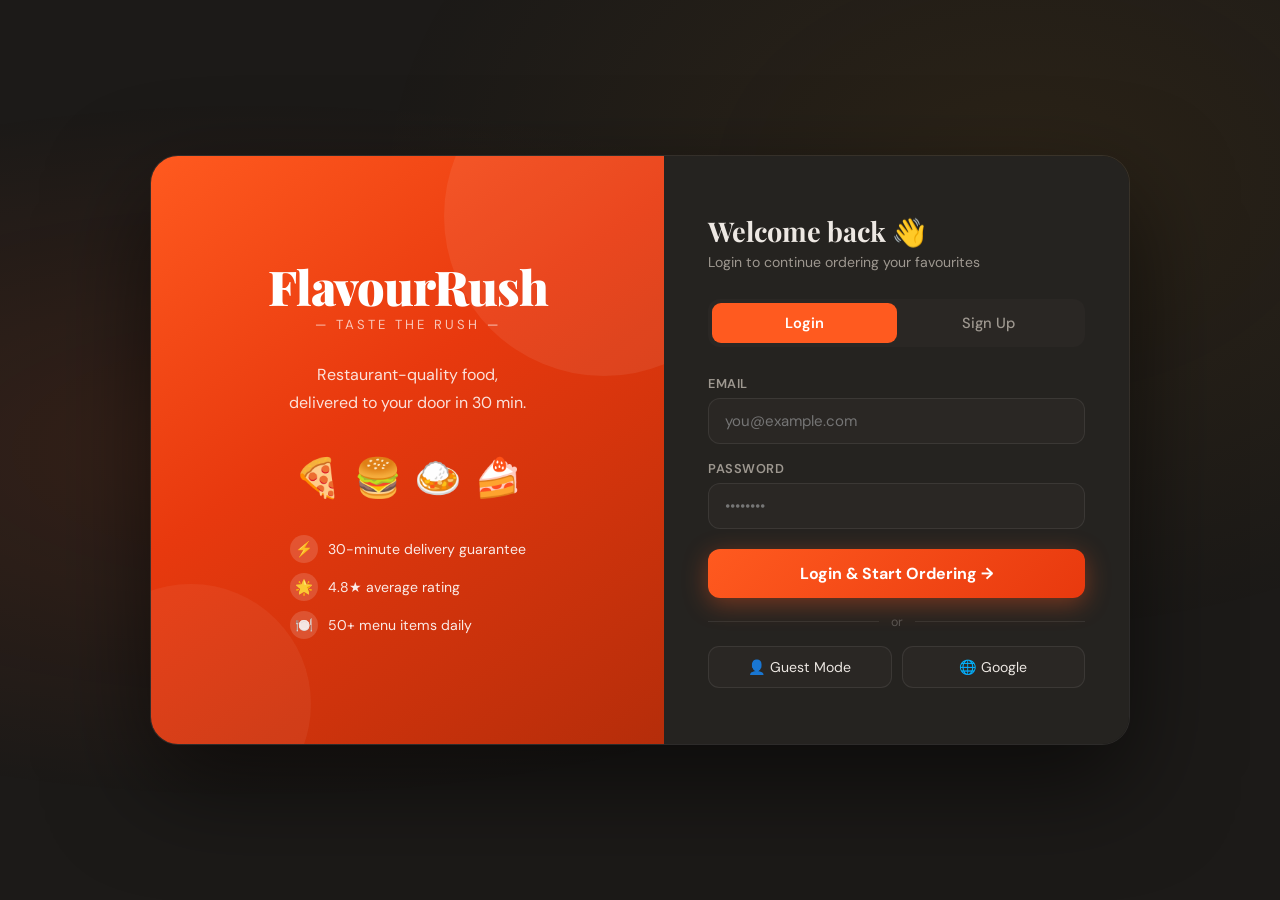
<file: index.html>
<!DOCTYPE html>
<html lang="en">
<head>
<meta charset="UTF-8">
<meta name="viewport" content="width=device-width, initial-scale=1.0">
<title>FlavourRush — Login</title>
<link rel="preconnect" href="https://fonts.googleapis.com">
<link href="https://fonts.googleapis.com/css2?family=Playfair+Display:wght@700;900&family=DM+Sans:wght@300;400;500;600&display=swap" rel="stylesheet">
<link rel="stylesheet" href="style.css">
<style>
body { display:flex; align-items:center; justify-content:center; min-height:100vh; background:var(--bg); overflow:hidden; }
body::before {
  content:''; position:fixed; inset:0; pointer-events:none;
  background: radial-gradient(ellipse at 20% 50%,rgba(255,90,31,0.12) 0%,transparent 55%),
              radial-gradient(ellipse at 80% 20%,rgba(243,156,18,0.07) 0%,transparent 45%);
}
.auth-wrap {
  position:relative; z-index:2;
  display:flex; width:min(980px,96vw); min-height:590px;
  border-radius:28px; overflow:hidden;
  border:1px solid var(--border); box-shadow:0 40px 100px rgba(0,0,0,0.55);
  animation:up .65s cubic-bezier(.22,1,.36,1) both;
}
@keyframes up{from{opacity:0;transform:translateY(44px)}to{opacity:1;transform:none}}

/* LEFT PANEL */
.auth-left {
  flex:1.15; position:relative; overflow:hidden;
  background:linear-gradient(145deg,#ff5a1f 0%,#e8390e 42%,#b52d0a 100%);
  display:flex; flex-direction:column; align-items:center; justify-content:center; padding:52px 40px;
}
.auth-left::before{content:'';position:absolute;width:320px;height:320px;border-radius:50%;background:rgba(255,255,255,0.07);top:-100px;right:-100px;}
.auth-left::after{content:'';position:absolute;width:240px;height:240px;border-radius:50%;background:rgba(255,255,255,0.05);bottom:-80px;left:-80px;}
.auth-brand { position:relative; z-index:1; text-align:center; }
.auth-brand h1 { font-family:'Playfair Display',serif; font-size:3rem; font-weight:900; color:#fff; letter-spacing:-1px; line-height:1; }
.auth-brand p { color:rgba(255,255,255,0.7); font-size:0.82rem; letter-spacing:3px; text-transform:uppercase; margin-top:6px; }
.auth-desc { color:rgba(255,255,255,0.85); font-size:1rem; line-height:1.75; text-align:center; margin-top:28px; position:relative; z-index:1; }
.auth-icons { display:flex; gap:12px; margin-top:36px; position:relative; z-index:1; }
.auth-icons span { font-size:2.4rem; animation:bob 3s ease-in-out infinite; }
.auth-icons span:nth-child(2){animation-delay:.4s}
.auth-icons span:nth-child(3){animation-delay:.8s}
.auth-icons span:nth-child(4){animation-delay:1.2s}
@keyframes bob{0%,100%{transform:translateY(0)}50%{transform:translateY(-11px)}}

.auth-features { margin-top:32px; position:relative; z-index:1; display:flex; flex-direction:column; gap:10px; }
.auth-feat { display:flex; align-items:center; gap:10px; color:rgba(255,255,255,0.9); font-size:0.88rem; }
.auth-feat-icon { width:28px; height:28px; border-radius:50%; background:rgba(255,255,255,0.15); display:flex; align-items:center; justify-content:center; font-size:0.9rem; flex-shrink:0; }

/* RIGHT PANEL */
.auth-right { flex:1; background:var(--card-bg); display:flex; flex-direction:column; justify-content:center; padding:50px 44px; }
.auth-hello { font-family:'Playfair Display',serif; font-size:1.7rem; font-weight:700; color:var(--text); margin-bottom:4px; }
.auth-sub { color:var(--text-muted); font-size:0.88rem; margin-bottom:28px; }
.auth-tabs { display:flex; background:var(--input-bg); border-radius:12px; padding:4px; margin-bottom:28px; }
.auth-tab { flex:1; padding:10px; border:none; background:transparent; color:var(--text-muted); font-family:'DM Sans',sans-serif; font-size:0.92rem; font-weight:500; border-radius:9px; cursor:pointer; transition:all .25s; }
.auth-tab.active { background:var(--accent); color:#fff; font-weight:600; }
.form { display:none; flex-direction:column; gap:16px; }
.form.active { display:flex; }
.field label { display:block; font-size:0.8rem; font-weight:600; color:var(--text-muted); letter-spacing:.5px; text-transform:uppercase; margin-bottom:6px; }
.field input {
  width:100%; padding:12px 16px; border:1.5px solid var(--border); border-radius:12px;
  background:var(--input-bg); color:var(--text); font-family:'DM Sans',sans-serif; font-size:0.94rem; outline:none;
  transition:border-color .2s, box-shadow .2s;
}
.field input:focus { border-color:var(--accent); box-shadow:0 0 0 3px rgba(255,90,31,0.14); }
.submit-btn {
  padding:14px; background:linear-gradient(135deg,#ff5a1f,#e8390e); color:#fff; border:none;
  border-radius:12px; font-family:'DM Sans',sans-serif; font-size:1rem; font-weight:700;
  cursor:pointer; transition:all .2s; box-shadow:0 6px 24px rgba(255,90,31,0.38); margin-top:4px;
}
.submit-btn:hover { transform:translateY(-2px); box-shadow:0 10px 32px rgba(255,90,31,0.5); }
.divider { display:flex; align-items:center; gap:12px; color:var(--text-dim); font-size:0.78rem; }
.divider::before,.divider::after { content:''; flex:1; height:1px; background:var(--border); }
.social-row { display:flex; gap:10px; }
.social-btn {
  flex:1; padding:11px; border:1.5px solid var(--border); border-radius:11px;
  background:var(--input-bg); color:var(--text); font-family:'DM Sans',sans-serif;
  font-size:0.88rem; cursor:pointer; transition:all .2s;
  display:flex; align-items:center; justify-content:center; gap:7px;
}
.social-btn:hover { border-color:var(--accent); background:var(--accent-soft); }
@media(max-width:640px){.auth-left{display:none}.auth-right{padding:36px 24px}}
</style>
</head>
<body>
<div class="auth-wrap">
  <!-- LEFT -->
  <div class="auth-left">
    <div class="auth-brand">
      <h1>FlavourRush</h1>
      <p>— Taste the Rush —</p>
    </div>
    <p class="auth-desc">Restaurant-quality food,<br>delivered to your door in 30 min.</p>
    <div class="auth-icons">
      <span>🍕</span><span>🍔</span><span>🍛</span><span>🍰</span>
    </div>
    <div class="auth-features">
      <div class="auth-feat"><div class="auth-feat-icon">⚡</div> 30-minute delivery guarantee</div>
      <div class="auth-feat"><div class="auth-feat-icon">🌟</div> 4.8★ average rating</div>
      <div class="auth-feat"><div class="auth-feat-icon">🍽️</div> 50+ menu items daily</div>
    </div>
  </div>
  <!-- RIGHT -->
  <div class="auth-right">
    <div class="auth-hello">Welcome back 👋</div>
    <div class="auth-sub">Login to continue ordering your favourites</div>
    <div class="auth-tabs">
      <button class="auth-tab active" onclick="showTab('login',this)">Login</button>
      <button class="auth-tab" onclick="showTab('signup',this)">Sign Up</button>
    </div>
    <!-- Login -->
    <form class="form active" id="f-login" onsubmit="go(event)">
      <div class="field"><label>Email</label><input type="email" placeholder="you@example.com" required></div>
      <div class="field"><label>Password</label><input type="password" placeholder="••••••••" required></div>
      <button class="submit-btn" type="submit">Login & Start Ordering →</button>
      <div class="divider">or</div>
      <div class="social-row">
        <button type="button" class="social-btn" onclick="location.href='home.html'">👤 Guest Mode</button>
        <button type="button" class="social-btn">🌐 Google</button>
      </div>
    </form>
    <!-- Signup -->
    <form class="form" id="f-signup" onsubmit="signup(event)">
      <div class="field"><label>Full Name</label><input type="text" placeholder="Your name" required></div>
      <div class="field"><label>Email</label><input type="email" placeholder="you@example.com" required></div>
      <div class="field"><label>Phone</label><input type="tel" placeholder="+91 98765 43210"></div>
      <div class="field"><label>Password</label><input type="password" placeholder="Min. 8 characters" required></div>
      <button class="submit-btn" type="submit">Create Account & Order →</button>
    </form>
  </div>
</div>
<script>
function showTab(t,el){
  document.querySelectorAll('.auth-tab').forEach(function(b){b.classList.remove('active');});
  el.classList.add('active');
  document.getElementById('f-login').classList.toggle('active',t==='login');
  document.getElementById('f-signup').classList.toggle('active',t==='signup');
  document.querySelector('.auth-hello').textContent=t==='login'?'Welcome back 👋':'Create account 🎉';
  document.querySelector('.auth-sub').textContent=t==='login'?'Login to continue ordering your favourites':'Join FlavourRush and start ordering!';
}
function go(e){e.preventDefault();location.href='home.html';}
function signup(e){e.preventDefault();alert('Account created! Welcome to FlavourRush 🎉');location.href='home.html';}
</script>
</body>
</html>
</file>
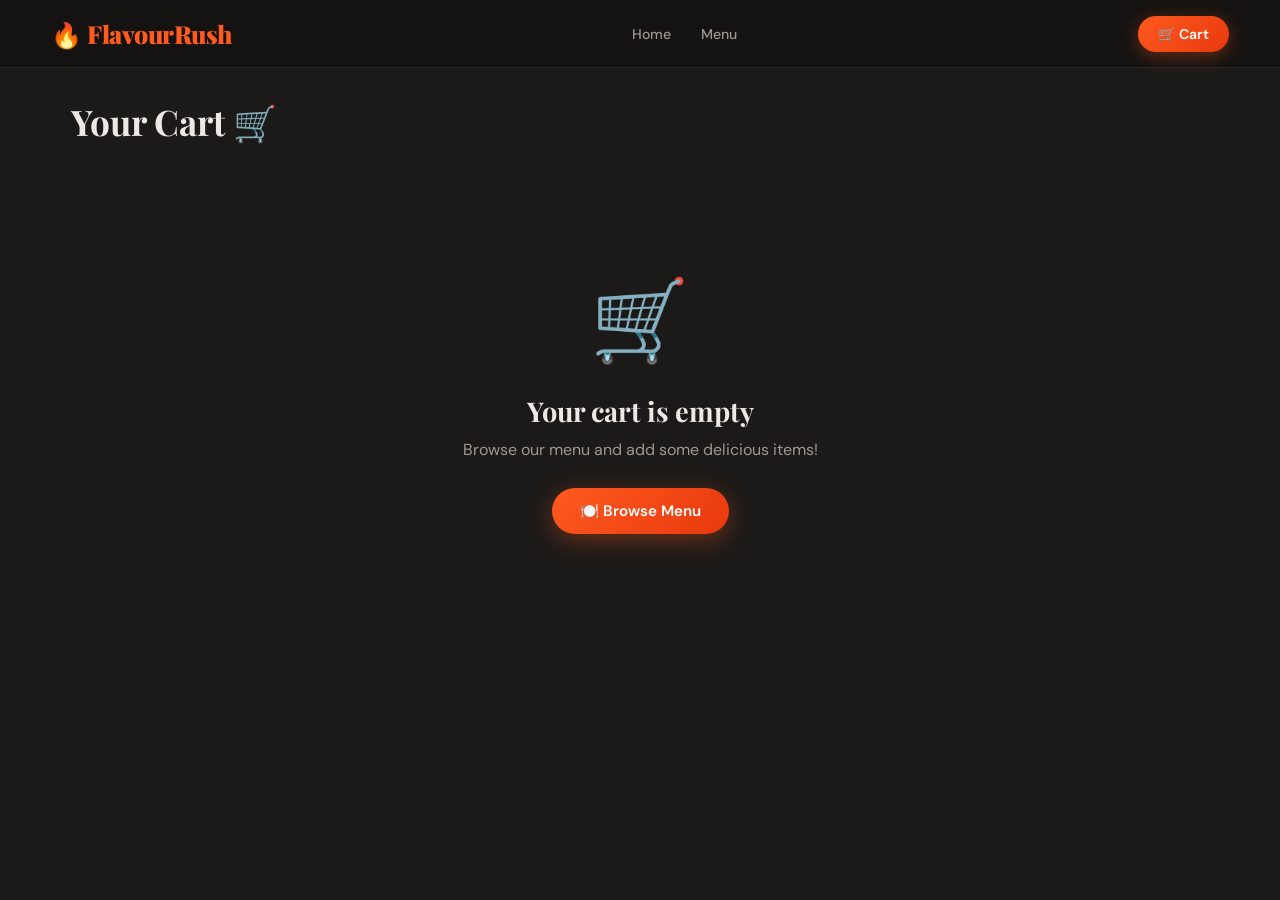
<file: cart.html>
<!DOCTYPE html>
<html lang="en">
<head>
<meta charset="UTF-8"><meta name="viewport" content="width=device-width,initial-scale=1.0">
<title>FlavourRush — Cart</title>
<link href="https://fonts.googleapis.com/css2?family=Playfair+Display:wght@700;900&family=DM+Sans:wght@300;400;500;600&display=swap" rel="stylesheet">
<link rel="stylesheet" href="style.css">
<style>
.cart-wrap{display:grid;grid-template-columns:1fr 390px;gap:32px;padding:44px clamp(16px,4vw,80px);max-width:1240px;margin:0 auto;}
@media(max-width:900px){.cart-wrap{grid-template-columns:1fr;}}
.cart-item{display:flex;align-items:center;gap:16px;background:var(--card-bg);border:1px solid var(--border);border-radius:18px;padding:16px 20px;margin-bottom:12px;transition:all .22s;animation:si .35s cubic-bezier(.22,1,.36,1) both;}
@keyframes si{from{opacity:0;transform:translateX(-22px)}to{opacity:1;transform:none}}
.cart-item:hover{border-color:rgba(255,90,31,0.2);}
.ci-img{width:68px;height:68px;border-radius:12px;overflow:hidden;background:var(--input-bg);flex-shrink:0;}
.ci-img img{width:100%;height:100%;object-fit:cover;}
.ci-info{flex:1;min-width:0;}
.ci-name{font-family:'Playfair Display',serif;font-size:1.02rem;font-weight:700;color:var(--text);margin-bottom:3px;white-space:nowrap;overflow:hidden;text-overflow:ellipsis;}
.ci-price{font-size:.85rem;color:var(--text-muted);}
.qty{display:flex;align-items:center;gap:2px;background:var(--input-bg);border-radius:50px;padding:3px;border:1px solid var(--border);}
.qty-btn{width:32px;height:32px;border-radius:50%;border:none;background:transparent;color:var(--text);font-size:1.15rem;cursor:pointer;transition:all .2s;display:flex;align-items:center;justify-content:center;line-height:1;}
.qty-btn:hover{background:var(--accent);color:#fff;}
.qty-num{min-width:32px;text-align:center;font-weight:600;font-size:.92rem;color:var(--text);}
.ci-sub{font-family:'Playfair Display',serif;font-size:1.08rem;font-weight:700;color:var(--accent);min-width:60px;text-align:right;}
.rm-btn{width:32px;height:32px;border-radius:50%;border:1px solid var(--border);background:transparent;color:var(--text-muted);cursor:pointer;transition:all .2s;display:flex;align-items:center;justify-content:center;font-size:.95rem;}
.rm-btn:hover{background:#ef4444;border-color:#ef4444;color:#fff;}
/* SUMMARY */
.summary{background:var(--card-bg);border:1px solid var(--border);border-radius:22px;padding:28px 26px;position:sticky;top:86px;height:fit-content;}
.summary h2{font-family:'Playfair Display',serif;font-size:1.35rem;font-weight:700;margin-bottom:22px;padding-bottom:14px;border-bottom:1px solid var(--border);}
.sum-row{display:flex;justify-content:space-between;font-size:.9rem;color:var(--text-muted);margin-bottom:11px;}
.sum-row .v{font-weight:600;color:var(--text);}
.sum-total{font-size:1.1rem;font-weight:700;color:var(--text);border-top:1px solid var(--border);padding-top:13px;margin-top:4px;}
.sum-total .v{color:var(--accent);font-family:'Playfair Display',serif;}
.promo-row{display:flex;gap:8px;margin:18px 0;}
.promo-row input{flex:1;padding:10px 14px;border:1.5px solid var(--border);border-radius:10px;background:var(--input-bg);color:var(--text);font-family:'DM Sans',sans-serif;font-size:.86rem;outline:none;}
.promo-row input:focus{border-color:var(--accent);}
.promo-row button{padding:10px 16px;background:var(--accent);color:#fff;border:none;border-radius:10px;font-family:'DM Sans',sans-serif;font-weight:600;font-size:.86rem;cursor:pointer;transition:all .2s;white-space:nowrap;}
.promo-row button:hover{background:var(--accent2);}
.checkout-btn{width:100%;padding:16px;background:linear-gradient(135deg,#ff5a1f,#e8390e);color:#fff;border:none;border-radius:14px;font-family:'DM Sans',sans-serif;font-size:1rem;font-weight:700;cursor:pointer;transition:all .22s;box-shadow:0 6px 24px rgba(255,90,31,0.35);margin-top:6px;}
.checkout-btn:hover{transform:translateY(-2px);box-shadow:0 10px 36px rgba(255,90,31,0.5);}
/* EMPTY */
.empty{text-align:center;padding:80px 20px;grid-column:1/-1;}
.empty-ico{font-size:5rem;margin-bottom:20px;}
/* MODAL */
.modal-bg{position:fixed;inset:0;background:rgba(0,0,0,0.82);z-index:200;display:flex;align-items:center;justify-content:center;padding:20px;opacity:0;pointer-events:none;transition:opacity .3s;}
.modal-bg.on{opacity:1;pointer-events:all;}
.modal{background:var(--card-bg);border:1px solid var(--border);border-radius:26px;padding:50px 44px;text-align:center;max-width:420px;width:100%;transform:scale(.9);transition:transform .3s;}
.modal-bg.on .modal{transform:scale(1);}
.modal-ico{font-size:5rem;margin-bottom:18px;animation:pop .6s ease;}
@keyframes pop{0%,100%{transform:scale(1)}40%{transform:scale(1.22)}70%{transform:scale(.95)}}
.modal h2{font-family:'Playfair Display',serif;font-size:1.8rem;font-weight:700;color:var(--text);margin-bottom:10px;}
.modal p{color:var(--text-muted);font-size:.94rem;line-height:1.65;margin-bottom:26px;}
.delivery-est{background:var(--input-bg);border:1px solid var(--border);border-radius:14px;padding:18px;margin-bottom:22px;display:flex;align-items:center;justify-content:space-between;}
.de-t{font-family:'Playfair Display',serif;font-size:1.8rem;font-weight:700;color:var(--accent);}
</style>
</head>
<body>
<nav class="navbar">
  <a href="home.html" class="nav-logo">🔥 FlavourRush</a>
  <ul class="nav-links">
    <li><a href="home.html">Home</a></li>
    <li><a href="menu.html">Menu</a></li>
  </ul>
  <div class="nav-right">
    <a href="cart.html" class="cart-btn">🛒 Cart <span class="cart-count">0</span></a>
  </div>
</nav>

<div style="padding:30px clamp(16px,4vw,80px) 0;max-width:1240px;margin:0 auto">
  <h1 style="font-family:'Playfair Display',serif;font-size:2.2rem;font-weight:700">Your Cart 🛒</h1>
</div>

<div class="cart-wrap" id="cart-wrap"></div>

<div class="modal-bg" id="order-modal">
  <div class="modal">
    <div class="modal-ico">🎉</div>
    <h2>Order Placed!</h2>
    <p>Your food is being lovingly prepared. Our delivery partner will be at your door soon!</p>
    <div class="delivery-est">
      <div><div style="font-size:.8rem;color:var(--text-muted);margin-bottom:4px">Estimated Delivery</div><div class="de-t">28 min</div></div>
      <div style="font-size:2.5rem">🛵</div>
    </div>
    <button class="btn btn-primary" style="width:100%;justify-content:center" onclick="goHome()">Back to Home</button>
  </div>
</div>

<script src="app.js"></script>
<script>
var promoOn=false;

function renderCart(){
  var cart=getCart(), wrap=document.getElementById('cart-wrap');
  if(!cart.length){
    wrap.innerHTML='<div class="empty"><div class="empty-ico">🛒</div><h2 style="font-family:\'Playfair Display\',serif;font-size:1.7rem;color:var(--text);margin-bottom:10px">Your cart is empty</h2><p style="color:var(--text-muted);margin-bottom:28px">Browse our menu and add some delicious items!</p><a href="menu.html" class="btn btn-primary">🍽️ Browse Menu</a></div>';
    return;
  }
  var sub=getCartTotal(), del=40, disc=promoOn?Math.round(sub*.3):0, total=sub+del-disc;
  var items=cart.map(function(it,i){
    return '<div class="cart-item" style="animation-delay:'+i*.06+'s">'
      +'<div class="ci-img"><img src="'+it.img+'" alt="'+it.name+'"></div>'
      +'<div class="ci-info"><div class="ci-name">'+it.name+'</div><div class="ci-price">₹'+it.price+' per item</div></div>'
      +'<div class="qty"><button class="qty-btn" onclick="chgQty(\''+it.id+'\',-1)">−</button><span class="qty-num">'+it.qty+'</span><button class="qty-btn" onclick="chgQty(\''+it.id+'\',1)">+</button></div>'
      +'<div class="ci-sub">₹'+(it.price*it.qty)+'</div>'
      +'<button class="rm-btn" onclick="delItem(\''+it.id+'\')">✕</button>'
      +'</div>';
  }).join('');
  var disc_row=promoOn?'<div class="sum-row" style="color:#22c55e"><span>Promo (RUSH30 −30%)</span><span style="color:#22c55e;font-weight:600">−₹'+disc+'</span></div>':'';
  wrap.innerHTML='<div>'
    +'<h2 style="font-family:\'Playfair Display\',serif;font-size:1.5rem;font-weight:700;margin-bottom:20px">'+cart.length+' Item'+(cart.length>1?'s':'')+' in Cart</h2>'
    +items
    +'<a href="menu.html" style="display:inline-flex;align-items:center;gap:8px;color:var(--accent);font-size:.88rem;font-weight:600;text-decoration:none;margin-top:14px">＋ Add more items</a>'
    +'</div>'
    +'<div><div class="summary"><h2>Order Summary</h2>'
    +'<div class="sum-row"><span>Subtotal ('+getCartCount()+' items)</span><span class="v">₹'+sub+'</span></div>'
    +'<div class="sum-row"><span>Delivery Fee</span><span class="v">₹'+del+'</span></div>'
    +disc_row
    +'<div class="sum-row sum-total"><span>Total</span><span class="v">₹'+total+'</span></div>'
    +'<div class="promo-row"><input id="promo-in" type="text" placeholder="Promo code (RUSH30)" '+(promoOn?'disabled value="RUSH30"':'')+'>'
    +'<button onclick="applyPromo()">'+(promoOn?'✓ Applied':'Apply')+'</button></div>'
    +'<button class="checkout-btn" onclick="placeOrder()">🛵 Place Order — ₹'+total+'</button>'
    +'<p style="text-align:center;color:var(--text-dim);font-size:.76rem;margin-top:12px">🔒 Secure Payment · Fast Delivery</p>'
    +'</div></div>';
}
function chgQty(id,d){updateQty(id,d);renderCart();}
function delItem(id){removeFromCart(id);renderCart();}
function applyPromo(){
  var v=(document.getElementById('promo-in')||{}).value||'';
  if(v.trim().toUpperCase()==='RUSH30'){promoOn=true;showToast('🎉 30% off applied!');renderCart();}
  else showToast('❌ Invalid code');
}
function placeOrder(){document.getElementById('order-modal').classList.add('on');}
function goHome(){localStorage.removeItem('fr-cart');location.href='home.html';}
renderCart();
</script>
</body>
</html>
</file>
<file: style.css>
/* ===== FONTS ===== */
@import url('https://fonts.googleapis.com/css2?family=Playfair+Display:wght@700;900&family=DM+Sans:wght@300;400;500;600&display=swap');

/* ===== THEME ===== */
:root {
  --accent: #ff5a1f;
  --accent2: #f39c12;
  --accent-soft: rgba(255,90,31,0.10);
  --bg: #1c1a18;
  --card-bg: #252320;
  --input-bg: #2a2724;
  --border: rgba(255,255,255,0.08);
  --text: #ede8e3;
  --text-muted: #9e9890;
  --text-dim: #5a5550;
  --nav-bg: rgba(22,20,18,0.94);
  --shadow: 0 12px 40px rgba(0,0,0,0.45);
  --shadow-sm: 0 4px 16px rgba(0,0,0,0.3);
  --radius: 20px;
}

*, *::before, *::after { box-sizing: border-box; margin: 0; padding: 0; }
html { scroll-behavior: smooth; }
body { background: var(--bg); color: var(--text); font-family: 'DM Sans', sans-serif; min-height: 100vh; }

/* ===== NAVBAR ===== */
.navbar {
  position: sticky; top: 0; z-index: 100;
  background: var(--nav-bg); backdrop-filter: blur(24px);
  border-bottom: 1px solid var(--border);
  padding: 0 clamp(16px,4vw,60px); height: 68px;
  display: flex; align-items: center; justify-content: space-between; gap: 16px;
}
.nav-logo {
  font-family: 'Playfair Display', serif; font-size: 1.55rem; font-weight: 900;
  color: var(--accent); text-decoration: none; letter-spacing: -0.5px; white-space: nowrap;
  display: flex; align-items: center; gap: 8px;
}
.nav-logo img { width: 32px; height: 32px; border-radius: 8px; }
.nav-links { display: flex; align-items: center; gap: 2px; list-style: none; }
.nav-links a {
  padding: 8px 14px; border-radius: 10px; text-decoration: none;
  color: var(--text-muted); font-size: 0.88rem; font-weight: 500; transition: all 0.2s;
}
.nav-links a:hover, .nav-links a.active { color: var(--accent); background: var(--accent-soft); }
.nav-right { display: flex; align-items: center; gap: 10px; }
.search-wrap {
  display: flex; align-items: center; gap: 8px; position: relative;
}
.search-wrap input {
  width: 200px; padding: 9px 16px 9px 38px;
  background: var(--input-bg); border: 1.5px solid var(--border);
  border-radius: 50px; color: var(--text); font-family: 'DM Sans', sans-serif;
  font-size: 0.87rem; outline: none; transition: all 0.2s;
}
.search-wrap input:focus { border-color: var(--accent); width: 240px; }
.search-wrap input::placeholder { color: var(--text-dim); }
.search-icon {
  position: absolute; left: 12px; top: 50%; transform: translateY(-50%);
  color: var(--text-dim); font-size: 0.9rem; pointer-events: none;
}
.cart-btn {
  position: relative; display: flex; align-items: center; gap: 7px;
  padding: 9px 20px; background: linear-gradient(135deg,#ff5a1f,#e8390e);
  color: #fff; border: none; border-radius: 50px;
  font-family: 'DM Sans', sans-serif; font-size: 0.88rem; font-weight: 600;
  cursor: pointer; text-decoration: none; transition: all 0.2s;
  box-shadow: 0 4px 18px rgba(255,90,31,0.35);
}
.cart-btn:hover { transform: translateY(-2px); box-shadow: 0 8px 28px rgba(255,90,31,0.5); }
.cart-count {
  position: absolute; top: -7px; right: -7px; background: #fff; color: var(--accent);
  font-size: 0.7rem; font-weight: 700; width: 20px; height: 20px; border-radius: 50%;
  display: none; align-items: center; justify-content: center; border: 2px solid var(--bg);
}
.cart-count.visible { display: flex; }

/* ===== BUTTONS ===== */
.btn { display: inline-flex; align-items: center; gap: 8px; padding: 13px 28px; border-radius: 50px; font-family: 'DM Sans', sans-serif; font-size: 0.95rem; font-weight: 600; cursor: pointer; text-decoration: none; transition: all 0.22s; border: none; }
.btn-primary { background: linear-gradient(135deg,#ff5a1f,#e8390e); color: #fff; box-shadow: 0 6px 24px rgba(255,90,31,0.35); }
.btn-primary:hover { transform: translateY(-2px); box-shadow: 0 10px 32px rgba(255,90,31,0.5); }
.btn-outline { background: transparent; color: var(--text); border: 1.5px solid var(--border); }
.btn-outline:hover { border-color: var(--accent); color: var(--accent); }
.btn-white { background: #fff; color: var(--accent); }
.btn-white:hover { transform: translateY(-2px); box-shadow: 0 8px 28px rgba(0,0,0,0.25); }

/* ===== FOOD CARD ===== */
.food-card {
  background: var(--card-bg); border-radius: var(--radius); overflow: hidden;
  border: 1px solid var(--border); transition: all 0.28s cubic-bezier(.22,1,.36,1);
  position: relative; display: flex; flex-direction: column;
}
.food-card:hover { transform: translateY(-7px); box-shadow: var(--shadow); border-color: rgba(255,90,31,0.22); }
.food-card-img { width: 100%; height: 195px; overflow: hidden; position: relative; }
.food-card-img img { width: 100%; height: 100%; object-fit: cover; transition: transform 0.4s; }
.food-card:hover .food-card-img img { transform: scale(1.06); }
.food-card-body { padding: 18px; flex: 1; display: flex; flex-direction: column; }
.food-card-name { font-family: 'Playfair Display', serif; font-size: 1.08rem; font-weight: 700; color: var(--text); margin-bottom: 4px; }
.food-rating { display: flex; align-items: center; gap: 4px; font-size: 0.78rem; color: var(--text-muted); margin-bottom: 8px; }
.food-rating .star { color: #f59e0b; font-size: 0.85rem; }
.food-card-desc { font-size: 0.82rem; color: var(--text-muted); line-height: 1.55; margin-bottom: 14px; flex: 1; }
.food-card-footer { display: flex; align-items: center; justify-content: space-between; }
.food-price { font-family: 'Playfair Display', serif; font-size: 1.22rem; font-weight: 700; color: var(--accent); }
.food-price small { font-family: 'DM Sans', sans-serif; font-size: 0.75rem; font-weight: 400; color: var(--text-muted); }
.add-btn {
  width: 38px; height: 38px; border-radius: 50%;
  background: linear-gradient(135deg,#ff5a1f,#e8390e); color: #fff; border: none;
  font-size: 1.4rem; display: flex; align-items: center; justify-content: center;
  cursor: pointer; transition: all 0.22s; box-shadow: 0 4px 14px rgba(255,90,31,0.4); line-height: 1;
}
.add-btn:hover { transform: scale(1.15) rotate(90deg); box-shadow: 0 6px 20px rgba(255,90,31,0.55); }
.badge {
  position: absolute; top: 12px; left: 12px; padding: 4px 11px; border-radius: 50px;
  font-size: 0.7rem; font-weight: 700; letter-spacing: 0.5px; text-transform: uppercase;
  backdrop-filter: blur(6px);
}
.badge-hot  { background: rgba(220,38,38,0.88); color: #fff; }
.badge-new  { background: rgba(22,163,74,0.88); color: #fff; }
.badge-best { background: rgba(217,119,6,0.88); color: #fff; }
.badge-veg  { background: rgba(22,163,74,0.88); color: #fff; }

/* ===== GRID ===== */
.grid { display: grid; gap: 24px; }
.grid-4 { grid-template-columns: repeat(auto-fill, minmax(260px, 1fr)); }
.grid-3 { grid-template-columns: repeat(auto-fill, minmax(300px, 1fr)); }

/* ===== LAYOUT ===== */
.container { max-width: 1240px; margin: 0 auto; padding: 0 clamp(16px,4vw,60px); }
.section { padding: 64px 0; }
.section-head { margin-bottom: 36px; }
.section-tag { display: inline-flex; align-items: center; gap: 6px; padding: 5px 14px; background: var(--accent-soft); border: 1px solid rgba(255,90,31,0.2); border-radius: 50px; font-size: 0.78rem; font-weight: 700; color: var(--accent); letter-spacing: 1px; text-transform: uppercase; margin-bottom: 12px; }
.section-title { font-family: 'Playfair Display', serif; font-size: clamp(1.7rem,3vw,2.4rem); font-weight: 700; color: var(--text); line-height: 1.2; }
.section-sub { color: var(--text-muted); font-size: 0.95rem; margin-top: 8px; }

/* ===== CATEGORY CARDS ===== */
.cat-card {
  background: var(--card-bg); border: 1px solid var(--border); border-radius: 18px;
  padding: 28px 18px; text-align: center; cursor: pointer;
  transition: all 0.25s cubic-bezier(.22,1,.36,1); text-decoration: none; display: block;
}
.cat-card:hover { border-color: var(--accent); background: rgba(255,90,31,0.06); transform: translateY(-5px); box-shadow: 0 16px 40px rgba(255,90,31,0.12); }
.cat-card img { width: 80px; height: 80px; border-radius: 50%; object-fit: cover; margin-bottom: 12px; border: 2px solid var(--border); }
.cat-card-name { font-size: 0.92rem; font-weight: 600; color: var(--text); margin-bottom: 3px; }
.cat-card-count { font-size: 0.78rem; color: var(--text-muted); }

/* ===== TOAST ===== */
.toast {
  position: fixed; bottom: 28px; left: 50%;
  transform: translateX(-50%) translateY(90px);
  background: var(--card-bg); border: 1px solid var(--border); border-left: 4px solid var(--accent);
  padding: 14px 24px; border-radius: 14px; font-size: 0.9rem; font-weight: 500; color: var(--text);
  box-shadow: var(--shadow); transition: transform 0.35s cubic-bezier(.22,1,.36,1);
  z-index: 999; white-space: nowrap; pointer-events: none;
}
.toast.show { transform: translateX(-50%) translateY(0); }

/* ===== SCROLLBAR ===== */
::-webkit-scrollbar { width: 5px; }
::-webkit-scrollbar-thumb { background: var(--border); border-radius: 3px; }

/* ===== SEARCH OVERLAY ===== */
.search-overlay {
  display: none; position: fixed; inset: 0;
  background: rgba(0,0,0,0.88); z-index: 200; overflow-y: auto; padding: 80px 20px;
}
.search-overlay.open { display: block; }

/* ===== FILTER CHIPS ===== */
.chips { display: flex; flex-wrap: wrap; gap: 8px; }
.chip {
  padding: 7px 16px; border-radius: 50px; border: 1.5px solid var(--border);
  background: var(--card-bg); color: var(--text-muted); font-size: 0.84rem;
  font-weight: 500; cursor: pointer; transition: all 0.2s; font-family: 'DM Sans', sans-serif;
}
.chip.active, .chip:hover { border-color: var(--accent); color: var(--accent); background: var(--accent-soft); }
.sort-select {
  padding: 8px 16px; border-radius: 10px; border: 1.5px solid var(--border);
  background: var(--input-bg); color: var(--text); font-family: 'DM Sans', sans-serif;
  font-size: 0.86rem; outline: none; cursor: pointer;
}

/* ===== MOBILE ===== */
@media (max-width: 768px) {
  .nav-links { display: none; }
  .search-wrap { display: none; }
}
</file>
